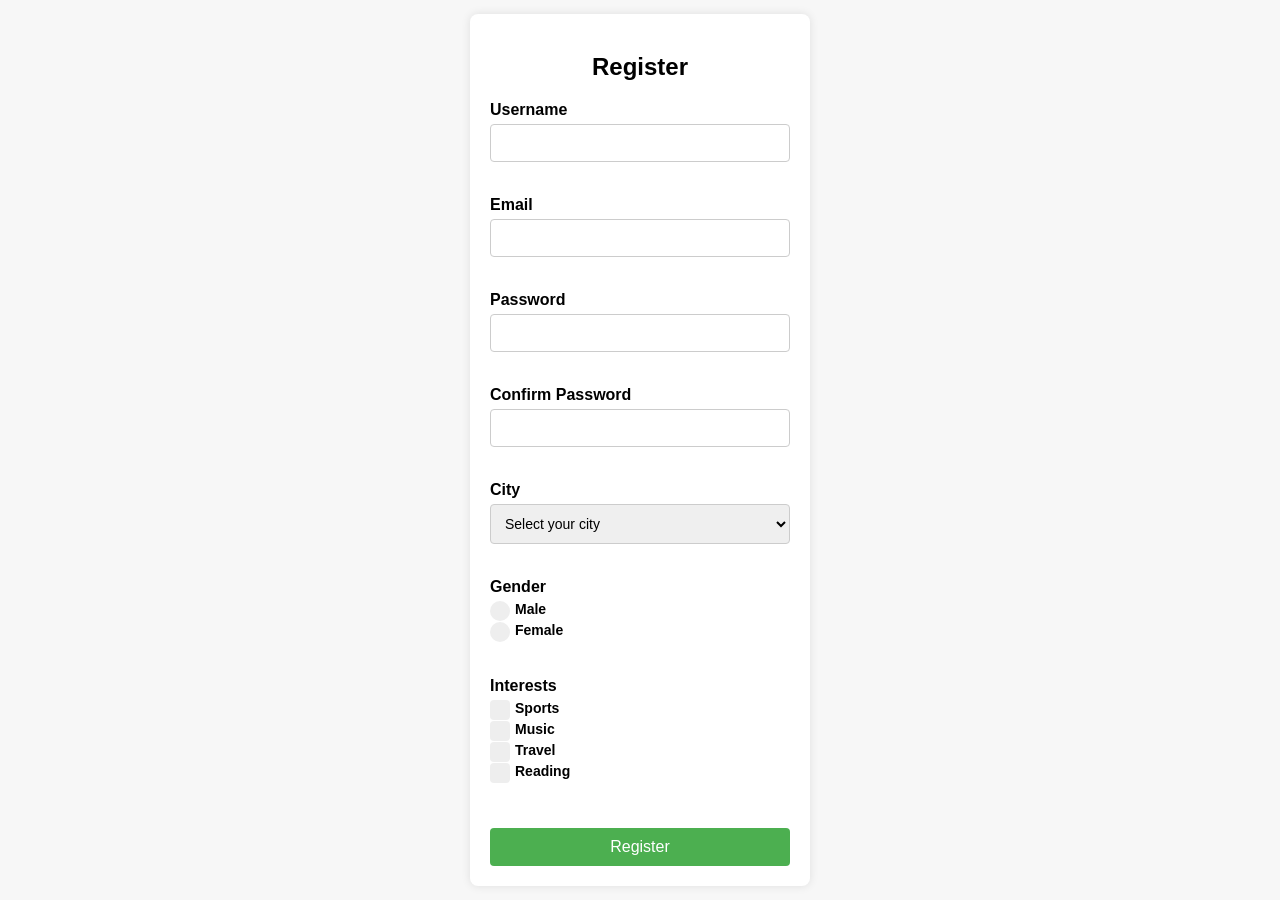
<file: New folder/index.html>
<!DOCTYPE html>
<html lang="en">
<head>
    <meta charset="UTF-8">
    <meta name="viewport" content="width=device-width, initial-scale=1.0">
    <title>Register</title>
    <link rel="stylesheet" href="styles.css">
</head>
<body>
    <div class="container">
        <form class="register-form" action="#" method="post">
            <h2>Register</h2>

            <label for="username">Username</label>
            <input type="text" id="username" name="username" required>
            <span class="error" id="username-error"></span>

            <label for="email">Email</label>
            <input type="email" id="email" name="email" required>
            <span class="error" id="email-error"></span>

            <label for="password">Password</label>
            <input type="password" id="password" name="password" required>
            <span class="error" id="password-error"></span>

            <label for="confirm-password">Confirm Password</label>
            <input type="password" id="confirm-password" name="confirm-password" required>
            <span class="error" id="confirm-password-error"></span>

            <label for="city">City</label>
            <select id="city" name="city" required>
                <option value="">Select your city</option>
                <option value="tehran">Tehran</option>
                <option value="mashhad">Mashhad</option>
                <option value="isfahan">Isfahan</option>
                <option value="shiraz">Shiraz</option>
                <option value="tabriz">Tabriz</option>
            </select>
            <span class="error" id="city-error"></span>

            <label>Gender</label>
            <div class="radio-group">
                <label class="radio-container">Male
                    <input type="radio" name="gender" value="male" required>
                    <span class="checkmark"></span>
                </label>
                <label class="radio-container">Female
                    <input type="radio" name="gender" value="female" required>
                    <span class="checkmark"></span>
                </label>
            </div>
            <span class="error" id="gender-error"></span>

            <label>Interests</label>
            <div class="checkbox-group">
                <label class="checkbox-container">Sports
                    <input type="checkbox" name="interests" value="sports">
                    <span class="checkmark"></span>
                </label>
                <label class="checkbox-container">Music
                    <input type="checkbox" name="interests" value="music">
                    <span class="checkmark"></span>
                </label>
                <label class="checkbox-container">Travel
                    <input type="checkbox" name="interests" value="travel">
                    <span class="checkmark"></span>
                </label>
                <label class="checkbox-container">Reading
                    <input type="checkbox" name="interests" value="reading">
                    <span class="checkmark"></span>
                </label>
            </div>
            <span class="error" id="interests-error"></span>

            <button type="submit">Register</button>
        </form>
    </div>
</body>
</html>
</file>
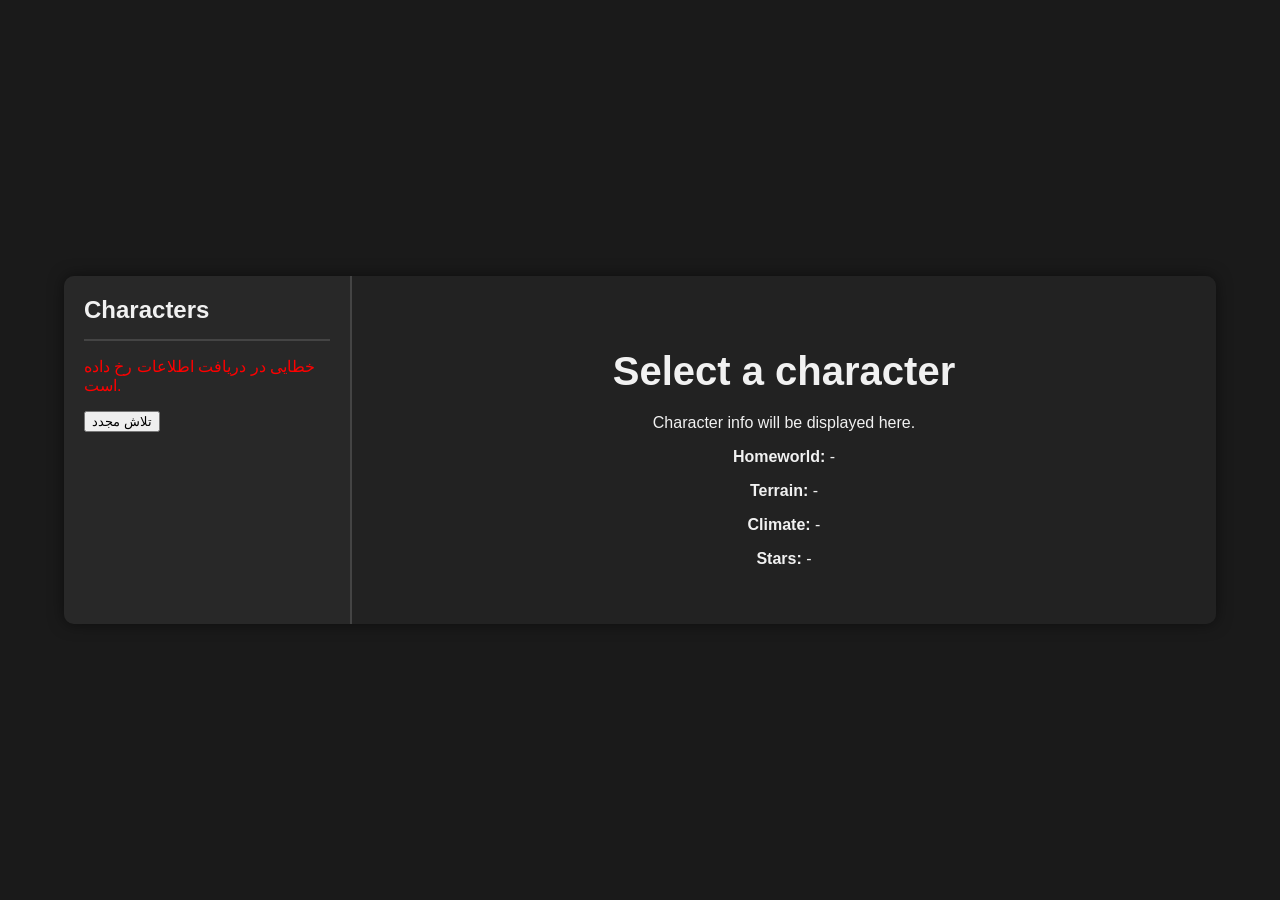
<file: hw8/hw8/index.html>
<!DOCTYPE html>
<html lang="en">
  <head>
    <meta charset="UTF-8" />
    <meta name="viewport" content="width=device-width, initial-scale=1.0" />
    <title>Star Wars Characters</title>
    <link rel="stylesheet" href="style.css" />
  </head>
  <body>
    <div class="container">
      <div class="sidebar">
        <h2 class="sidebar-title">Characters</h2>
        <ul id="character-list">
          <li>
            <span class="skin-circle" style="background-color: #ffcc99"></span>
            Luke Skywalker
          </li>
          <li>
            <span class="skin-circle" style="background-color: #ffcc99"></span>
            Leia Organa
          </li>
          <li>
            <span class="skin-circle" style="background-color: #ffcc99"></span>
            Han Solo
          </li>

          <!-- Add more characters here -->
        </ul>
      </div>
      <div class="content">
        <div id="character-info">
          <h2>Select a character</h2>
          <p>Character info will be displayed here.</p>
          <p><strong>Homeworld:</strong> -</p>
          <p><strong>Terrain:</strong> -</p>
          <p><strong>Climate:</strong> -</p>
          <p><strong>Stars:</strong> -</p>
        </div>
      </div>
    </div>
    
  </body>
  
  <script src="./hw8.js"></script>
</html>
</file>
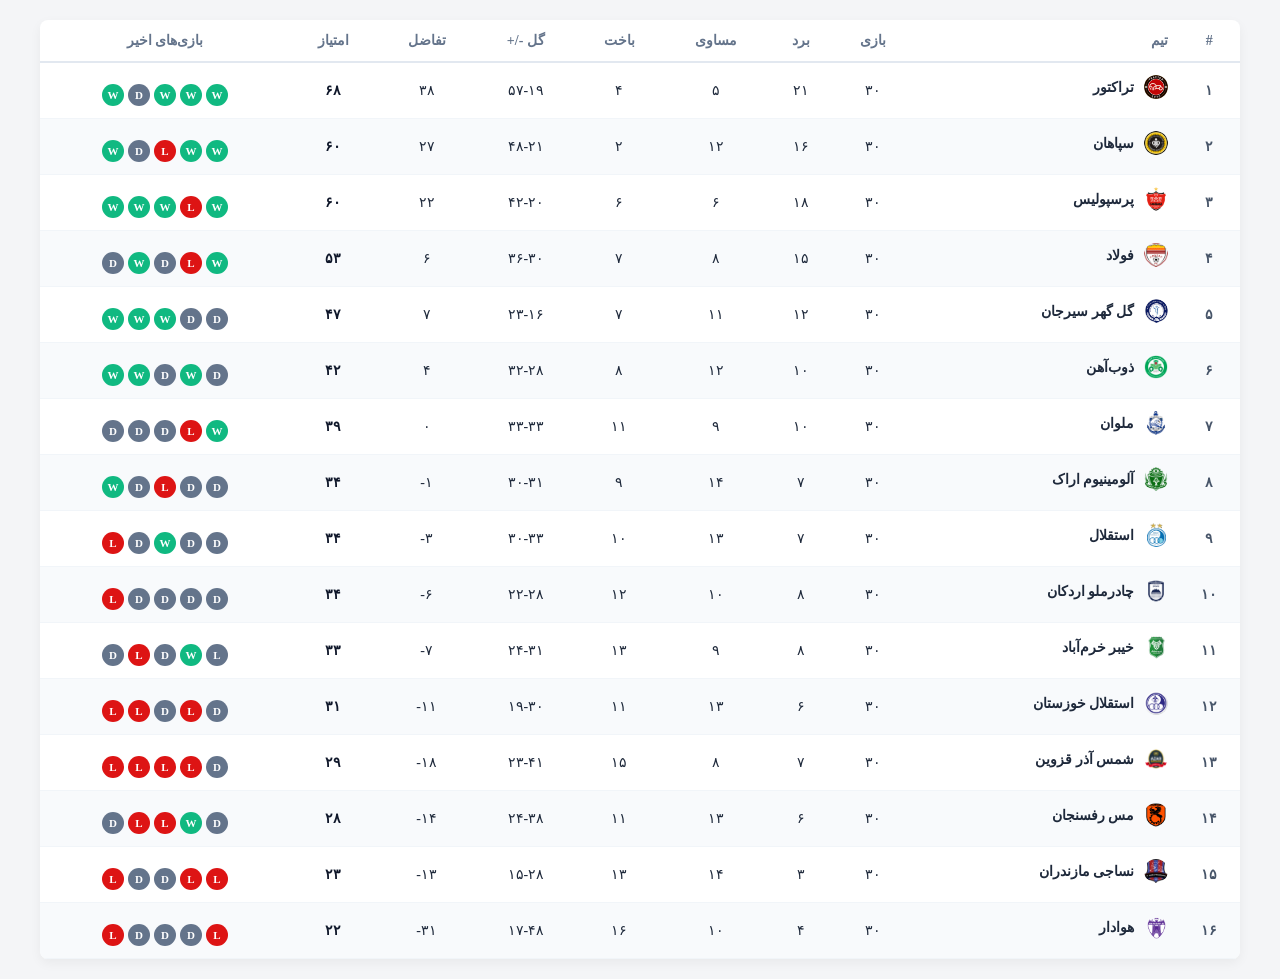
<file: hw5/homework5/homework5.html>
<!DOCTYPE html>
<html lang="en">
<head>
    <meta charset="UTF-8">
    <meta name="viewport" content="width=device-width, initial-scale=1.0">
    <title>جدول لیگ برتر ایران (خلیج فارس) ۱۴۰۳-۱۴۰۴</title>
    <link rel="stylesheet" href="./homework.css">
    <!-- <script href="./homework.js" defer></script> -->


</head>
<body>
    <div class="table-container">
    <table class="league-table">
      <thead>
        <tr>
          <th>#</th>
          <th class="text-right">تیم</th>
          <th>بازی</th>
          <th>برد</th>
          <th>مساوی</th>
          <th>باخت</th>
          <th>گل -/+</th>
          <th>تفاضل</th>
          <th>امتیاز</th>
          <th>بازی‌های اخیر</th>
        </tr>
      </thead>
      <tbody>
        <!-- ردیف اول: تراکتور -->
        <tr>
          <td class="rank">۱</td>
          <td class="team">
            <img src="./logo/Tractor_Logo.png" alt="تراکتور" class="team-logo">
            <span class="team-name">تراکتور</span>
          </td>
          <td>۳۰</td>
          <td>۲۱</td>
          <td>۵</td>
          <td>۴</td>
          <td>۵۷-۱۹</td>
          <td>۳۸</td>
          <td class="points">۶۸</td>
          <td class="recent-form">
            <a title="(3-1) استقلال خوزستان" href="/football/match/416005/بازی-استقلال-خوزستان"><span class="badge win">W</span></a>
            <a title="(3-3) نساجی مازندران" href="/football/match/415997/بازی-نساجی-مازندران"><span class="badge draw">D</span></a>
            <a title="(4-0) شمس آذر قزوین" href="/football/match/415987/بازی-شمس-آذر-قزوین"><span class="badge win">W</span></a>
            <a title="(2-1) فولاد" href="/football/match/415942/بازی-فولاد"><span class="badge win">W</span></a>
            <a title="(3-0) ملوان" href="/football/match/415981/بازی-ملوان"><span class="badge win">W</span></a>
          </td>
        </tr>

        <!-- ردیف دوم: سپاهان -->
        <tr>
          <td class="rank">۲</td>
          <td class="team">
            <img src="./logo/Sepahan_New_Logo.svg.webp" alt="سپاهان" class="team-logo">
            <span class="team-name">سپاهان</span>
          </td>
          <td>۳۰</td>
          <td>۱۶</td>
          <td>۱۲</td>
          <td>۲</td>
          <td>۴۸-۲۱</td>
          <td>۲۷</td>
          <td class="points">۶۰</td>
          <td class="recent-form">
            <a title=" (3-1) استقلال" href="/football/match/416006/بازی-استقلال"><span class="badge win">W</span></a>
            <a title=" (1-1) هوادار" href="/football/match/415998/بازی-هوادار"><span class="badge draw">D</span></a>
            <a title=" (1-2) گل گهر سیرجان" href="/football/match/415988/بازی-گل-گهر-سیرجان"><span class="badge loss">L</span></a>
            <a title=" (2-0) پرسپولیس" href="/football/match/415980/بازی-پرسپولیس"><span class="badge win">W</span></a>
            <a title=" (1-0) مس رفسنجان" href="/football/match/415974/بازی-مس-رفسنجان"><span class="badge win">W</span></a>
          </td>
        </tr>

        <!-- ردیف سوم: پرسپولیس -->
        <tr>
          <td class="rank">۳</td>
          <td class="team">
            <img src="./logo/250px-FC_Persepolis_Official_Logo.svg.png" alt="پرسپولیس" class="team-logo">
            <span class="team-name">پرسپولیس</span>
          </td>
          <td>۳۰</td>
          <td>۱۸</td>
          <td>۶</td>
          <td>۶</td>
          <td>۴۲-۲۰</td>
          <td>۲۲</td>
          <td class="points">۶۰</td>
          <td class="recent-form">
            <a title=" (2-0) هوادار" href="/football/match/416000/بازی-هوادار"><span class="badge win">W</span></a>
            <a title=" (2-1) خیبر خرم آباد" href="/football/match/415995/بازی-خیبر-خرم-آباد"><span class="badge win">W</span></a>
            <a title=" (3-0) مس رفسنجان" href="/football/match/415990/بازی-مس-رفسنجان"><span class="badge win">W</span></a>
            <a title=" (0-2) سپاهان" href="/football/match/415980/بازی-سپاهان"><span class="badge loss">L</span></a>
            <a title=" (1-0) نساجی مازندران" href="/football/match/415972/بازی-نساجی-مازندران"><span class="badge win">W</span></a>
          </td>
        </tr>

        <!-- ردیف چهارم: فولاد -->
        <tr>
          <td class="rank">۴</td>
          <td class="team">
            <img src="./logo/FooladFC.svg.webp" alt="فولاد" class="team-logo">
            <span class="team-name">فولاد</span>
          </td>
          <td>۳۰</td>
          <td>۱۵</td>
          <td>۸</td>
          <td>۷</td>
          <td>۳۶-۳۰</td>
          <td>۶</td>
          <td class="points">۵۳</td>
          <td class="recent-form">
            <a title=" (1-0) شمس آذر قزوین" href="/football/match/415977/بازی-شمس-آذر-قزوین"><span class="badge draw">D</span></a>
            <a title=" (1-2) تراکتور" href="/football/match/415942/بازی-تراکتور"><span class="badge win">W</span></a>
            <a title=" (1-1) چادرملو اردکان" href="/football/match/415984/بازی-چادرملو-اردکان"><span class="badge draw">D</span></a>
            <a title=" (2-1) استقلال خوزستان" href="/football/match/415991/بازی-استقلال-خوزستان"><span class="badge loss">L</span></a>
            <a title=" (1-1) ملوان" href="/football/match/416004/بازی-ملوان"><span class="badge win">W</span></a>
          </td>
        </tr>

        <!-- ردیف پنجم: گل گهر سیرجان -->
        <tr>
          <td class="rank">۵</td>
          <td class="team">
            <img src="./logo/GOL_GOHAR.png" alt="فولاد" class="team-logo">
            <span class="team-name">گل گهر سیرجان</span>
          </td>
          <td>۳۰</td>
          <td>۱۲</td>
          <td>۱۱</td>
          <td>۷</td>
          <td>۲۳-۱۶</td>
          <td>۷</td>
          <td class="points">۴۷</td>
          <td class="recent-form">
            <a title=" (1-0) چادرملو اردکان" href="/football/match/415999/بازی-چادرملو-اردکان"><span class="badge win">W</span></a>
            <a title=" (1-0) شمس آذر قزوین" href="/football/match/415994/بازی-شمس-آذر-قزوین"><span class="badge win">W</span></a>
            <a title=" (2-1) سپاهان" href="/football/match/415988/بازی-سپاهان"><span class="badge win">W</span></a>
            <a title=" (1-1) استقلال" href="/football/match/415988/بازی-سپاهان"><span class="badge draw">D</span></a>
            <a title=" (0-0) آلومینیوم اراک" href="/football/match/415969/بازی-آلومینیوم-اراک"><span class="badge draw">D</span></a>
          </td>
        </tr>

        <!-- ردیف ششم: ذوب‌آهن -->
        <tr>
          <td class="rank">۶</td>
          <td class="team">
            <img src="./logo/Zob_Ahan_FC_Logo.svg.webp" alt="ذوب‌آهن" class="team-logo">
            <span class="team-name">ذوب‌آهن</span>
          </td>
          <td>۳۰</td>
          <td>۱۰</td>
          <td>۱۲</td>
          <td>۸</td>
          <td>۳۲-۲۸</td>
          <td>۴</td>
          <td class="points">۴۲</td>
          <td class="recent-form">
            <a title=" (3-0) نساجی مازندران" href="/football/match/416001/بازی-نساجی-مازندران"><span class="badge win">W</span></a>
            <a title=" (2-1) مس رفسنجان" href="/football/match/415993/بازی-مس-رفسنجان"><span class="badge win">W</span></a>
            <a title=" (3-3) ملوان" href="/football/match/415989/بازی-ملوان"><span class="badge draw">D</span></a>
            <a title=" (1-0) استقلال خوزستان" href="/football/match/415976/بازی-استقلال-خوزستان"><span class="badge win">W</span></a>
            <a title=" (1-1) شمس آذر قزوین" href="/football/match/415967/بازی-شمس-آذر-قزوین"><span class="badge draw">D</span></a>
          </td>
        </tr>

        <!-- ردیف هفتم: ملوان -->
        <tr>
          <td class="rank">۷</td>
          <td class="team">
            <img src="./logo/Malavan_Logo.svg.webp" alt="ملوان" class="team-logo">
            <span class="team-name">ملوان</span>
          </td>
          <td>۳۰</td>
          <td>۱۰</td>
          <td>۹</td>
          <td>۱۱</td>
          <td>۳۳-۳۳</td>
          <td>۰</td>
          <td class="points">۳۹</td>
          <td class="recent-form">
            <a title=" (1-1) فولاد" href="/football/match/416004/بازی-فولاد"><span class="badge draw">D</span></a>
            <a title=" (1-1) آلومینیوم اراک" href="/football/match/415996/بازی-آلومینیوم-اراک"><span class="badge draw">D</span></a>
            <a title=" (3-3) ذوب آهن" href="/football/match/415989/بازی-ذوب-آهن"><span class="badge draw">D</span></a>
            <a title=" (0-3) تراکتور" href="/football/match/415981/بازی-تراکتور"><span class="badge loss">L</span></a>
            <a title=" (3-0) خیبر خرم آباد" href="/football/match/415970/بازی-خیبر-خرم-آباد"><span class="badge win">W</span></a>
          </td>
        </tr>

        <!-- ردیف هشتم: آلومینیوم اراک -->
        <tr>
          <td class="rank">۸</td>
          <td class="team">
            <img src="./logo/Aluminium_Arak_Logo.svg.webp" alt="ملوان" class="team-logo">
            <span class="team-name">آلومینیوم اراک</span>
          </td>
          <td>۳۰</td>
          <td>۷</td>
          <td>۱۴</td>
          <td>۹</td>
          <td>۳۰-۳۱</td>
          <td>۱-</td>
          <td class="points">۳۴</td>
          <td class="recent-form">
            <a title=" (3-1) شمس آذر قزوین" href="/football/match/416003/بازی-شمس-آذر-قزوین"><span class="badge win">W</span></a>
            <a title=" (1-1) ملوان" href="/football/match/415996/بازی-ملوان"><span class="badge draw">D</span></a>
            <a title=" (1-5) استقلال" href="/football/match/415986/بازی-استقلال"><span class="badge loss">L</span></a>
            <a title=" (0-0) چادرملو اردکان" href="/football/match/415975/بازی-چادرملو-اردکان"><span class="badge draw">D</span></a>
            <a title=" (0-0) گل گهر سیرجان" href="/football/match/415969/بازی-گل-گهر-سیرجان"><span class="badge draw">D</span></a>
          </td>
        </tr>

        <!-- ردیف نهم: استقلال  -->
        <tr>
          <td class="rank">۹</td>
          <td class="team">
            <img src="./logo/steghlal.png" alt="استقلال" class="team-logo">
            <span class="team-name">استقلال</span>
          </td>
          <td>۳۰</td>
          <td>۷</td>
          <td>۱۳</td>
          <td>۱۰</td>
          <td>۳۰-۳۳</td>
          <td>۳-</td>
          <td class="points">۳۴</td>
          <td class="recent-form">
            <a title=" (1-3) سپاهان" href="/football/match/416006/بازی-سپاهان"><span class="badge loss">L</span></a>
            <a title=" (0-0) چادرملو اردکان" href="/football/match/415992/بازی-چادرملو-اردکان"><span class="badge draw">D</span></a>
            <a title=" (5-1) آلومینیوم اراک" href="/football/match/415986/بازی-آلومینیوم-اراک"><span class="badge win">W</span></a>
            <a title=" (2-2) هوادار" href="/football/match/415941/بازی-هوادار"><span class="badge draw">D</span></a>
            <a title=" (1-1) گل گهر سیرجان" href="/football/match/415982/بازی-گل-گهر-سیرجان"><span class="badge draw">D</span></a>
          </td>
        </tr>

        <!-- ردیف دهم: چادرملو اردکان  -->
        <tr>
          <td class="rank">۱۰</td>
          <td class="team">
            <img src="./logo/SC_Chadormalu_Logo.png" alt="چادرملو اردکان" class="team-logo">
            <span class="team-name">چادرملو اردکان</span>
          </td>
          <td>۳۰</td>
          <td>۸</td>
          <td>۱۰</td>
          <td>۱۲</td>
          <td>۲۲-۲۸</td>
          <td>۶-</td>
          <td class="points">۳۴</td>
          <td class="recent-form">
            <a title=" (0-1) گل گهر سیرجان" href="/football/match/415992/بازی-استقلال"><span class="badge loss">L</span></a>
            <a title=" (0-0) استقلال" href="/football/match/415992/بازی-استقلال"><span class="badge draw">D</span></a>
            <a title=" (1-1) فولاد" href="/football/match/415984/بازی-فولاد"><span class="badge draw">D</span></a>
            <a title=" (0-0) آلومینیوم اراک" href="/football/match/415975/بازی-آلومینیوم-اراک"><span class="badge draw">D</span></a>
            <a title=" (2-2) تراکتور" href="/football/match/415971/بازی-تراکتور"><span class="badge draw">D</span></a>
          </td>
        </tr>

        <!-- ردیف یازدهم: خیبر خرم‌آباد -->
        <tr>
          <td class="rank">۱۱</td>
          <td class="team">
            <img src="./logo/KHEYBAR.jpg" alt=" خیبر خرم‌آباد" class="team-logo">
            <span class="team-name"> خیبر خرم‌آباد</span>
          </td>
          <td>۳۰</td>
          <td>۸</td>
          <td>۹</td>
          <td>۱۳</td>
          <td>۲۴-۳۱</td>
          <td>۷-</td>
          <td class="points">۳۳</td>
          <td class="recent-form">
            <a title=" (0-0) مس رفسنجان" href="/football/match/416002/بازی-مس-رفسنجان"><span class="badge draw">D</span></a>
            <a title=" (1-2) پرسپولیس" href="/football/match/415995/بازی-پرسپولیس"><span class="badge loss">L</span></a>
            <a title=" (0-0) استقلال خوزستان" href="/football/match/415983/بازی-استقلال-خوزستان"><span class="badge draw">D</span></a>
            <a title=" (1-0) نساجی مازندران" href="/football/match/415979/بازی-نساجی-مازندران"><span class="badge win">W</span></a>
            <a title=" (0-3) ملوان" href="/football/match/415970/بازی-ملوان"><span class="badge draw">L</span></a>
          </td>
        </tr>

        <!-- ردیف دوازدهم: استقلال خوزستان  -->
        <tr>
          <td class="rank">۱۲</td>
          <td class="team">
            <img src="./logo/Esteghlal_Khuzestan_FC_logo.png" alt="استقلال خوزستان" class="team-logo">
            <span class="team-name">استقلال خوزستان</span>
          </td>
          <td>۳۰</td>
          <td>۶</td>
          <td>۱۳</td>
          <td>۱۱</td>
          <td>۱۹-۳۰</td>
          <td>۱۱-</td>
          <td class="points">۳۱</td>
          <td class="recent-form">
            <a title=" (1-3) تراکتور" href="/football/match/416005/بازی-تراکتور"><span class="badge loss">L</span></a>
            <a title=" (1-2) فولاد" href="/football/match/415991/بازی-فولاد"><span class="badge loss">L</span></a>
            <a title=" (0-0) خیبر خرم آباد" href="/football/match/415983/بازی-خیبر-خرم-آباد"><span class="badge draw">D</span></a>
            <a title=" (0-1) ذوب آهن" href="/football/match/415976/بازی-ذوب-آهن"><span class="badge loss">L</span></a>
            <a title=" (1-1) هوادار" href="/football/match/415968/بازی-هوادار"><span class="badge draw">D</span></a>
          </td>
        </tr>

        <!-- ردیف سیزدهم: شمس آذر قزوین  -->
        <tr>
          <td class="rank">۱۳</td>
          <td class="team">
            <img src="./logo/Shams_Azar_F.C._Logo.png" alt="شمس آذر قزوین" class="team-logo">
            <span class="team-name">شمس آذر قزوین</span>
          </td>
          <td>۳۰</td>
          <td>۷</td>
          <td>۸</td>
          <td>۱۵</td>
          <td>۲۳-۴۱</td>
          <td>۱۸-</td>
          <td class="points">۲۹</td>
          <td class="recent-form">
            <a title=" (1-3) آلومینیوم اراک" href="/football/match/416003/بازی-آلومینیوم-اراک"><span class="badge loss">L</span></a>
            <a title=" (0-1) گل گهر سیرجان" href="/football/match/415994/بازی-گل-گهر-سیرجان"><span class="badge loss">L</span></a>
            <a title=" (0-4) تراکتور" href="/football/match/415987/بازی-تراکتور"><span class="badge loss">L</span></a>
            <a title=" (0-1) فولاد" href="/football/match/415977/بازی-فولاد"><span class="badge loss">L</span></a>
            <a title=" (1-1) ذوب آهن" href="/football/match/415967/بازی-ذوب-آهن"><span class="badge draw">D</span></a>
          </td>
        </tr>


        <!-- ردیف چهاردهم: مس رفسنجان -->
        <tr>
          <td class="rank">۱۴</td>
          <td class="team">
            <img src="./logo/Mes_Rafsanjan_Logo.svg.webp" alt="مس رفسنجان" class="team-logo">
            <span class="team-name">مس رفسنجان</span>
          </td>
          <td>۳۰</td>
          <td>۶</td>
          <td>۱۳</td>
          <td>۱۱</td>
          <td>۲۴-۳۸</td>
          <td>۱۴-</td>
          <td class="points">۲۸</td>
          <td class="recent-form">
            <a title=" (0-0) خیبر خرم آباد" href="/football/match/416002/بازی-خیبر-خرم-آباد"><span class="badge draw">D</span></a>
            <a title=" (1-2) ذوب آهن" href="/football/match/415993/بازی-ذوب-آهن"><span class="badge loss">L</span></a>
            <a title=" (0-3) پرسپولیس" href="/football/match/415990/بازی-پرسپولیس"><span class="badge loss">L</span></a>
            <a title=" (4-0) هوادار" href="/football/match/415978/بازی-هوادار"><span class="badge win">W</span></a>
            <a title=" (0-1) سپاهان" href="/football/match/415974/بازی-سپاهان"><span class="badge draw">D</span></a>
          </td>
        </tr>

        <!-- ردیف پانزدهم: نساجی مازندران   -->
        <tr>
          <td class="rank">۱۵</td>
          <td class="team">
            <img src="./logo/Nassaji_2018_logo.svg.webp" alt="نساجی مازندران" class="team-logo">
            <span class="team-name">نساجی مازندران</span>
          </td>
          <td>۳۰</td>
          <td>۳</td>
          <td>۱۴</td>
          <td>۱۳</td>
          <td>۱۵-۲۸</td>
          <td>۱۳-</td>
          <td class="points">۲۳</td>
          <td class="recent-form">
            <a title=" (0-3) ذوب آهن" href="/football/match/416001/بازی-ذوب-آهن"><span class="badge loss">L</span></a>
            <a title=" (3-3) تراکتور" href="/football/match/415997/بازی-تراکتور"><span class="badge draw">D</span></a>
            <a title=" (0-0) هوادار" href="/football/match/415985/بازی-هوادار"><span class="badge draw">D</span></a>
            <a title=" (0-1) خیبر خرم آباد" href="/football/match/415979/بازی-خیبر-خرم-آباد"><span class="badge loss">L</span></a>
            <a title=" (0-1) پرسپولیس" href="/football/match/415972/بازی-پرسپولیس"><span class="badge loss">L</span></a>
          </td>
        </tr>

        <!-- ردیف شانزدهم: هوادار -->
        <tr>
          <td class="rank">۱۶</td>
          <td class="team">
            <img src="./logo/Havadar_logo.png" alt="هوادار" class="team-logo">
            <span class="team-name">هوادار</span>
          </td>
          <td>۳۰</td>
          <td>۴</td>
          <td>۱۰</td>
          <td>۱۶</td>
          <td>۱۷-۴۸</td>
          <td>۳۱-</td>
          <td class="points">۲۲</td>
          <td class="recent-form">
            <a title=" (0-2) پرسپولیس" href="/football/match/416000/بازی-پرسپولیس"><span class="badge loss">L</span></a>
            <a title=" (1-1) سپاهان" href="/football/match/415998/بازی-سپاهان"><span class="badge draw">D</span></a>
            <a title=" (0-0) نساجی مازندران" href="/football/match/415985/بازی-نساجی-مازندران"><span class="badge draw">D</span></a>
            <a title=" (2-2) استقلال" href="/football/match/415941/بازی-استقلال"><span class="badge draw">D</span></a>
            <a title=" (0-4) مس رفسنجان" href="/football/match/415978/بازی-مس-رفسنجان"><span class="badge loss">L</span></a>
          </td>
        </tr>

      </tbody>
    </table>
  </div>
    
</body>
</html>
</file>
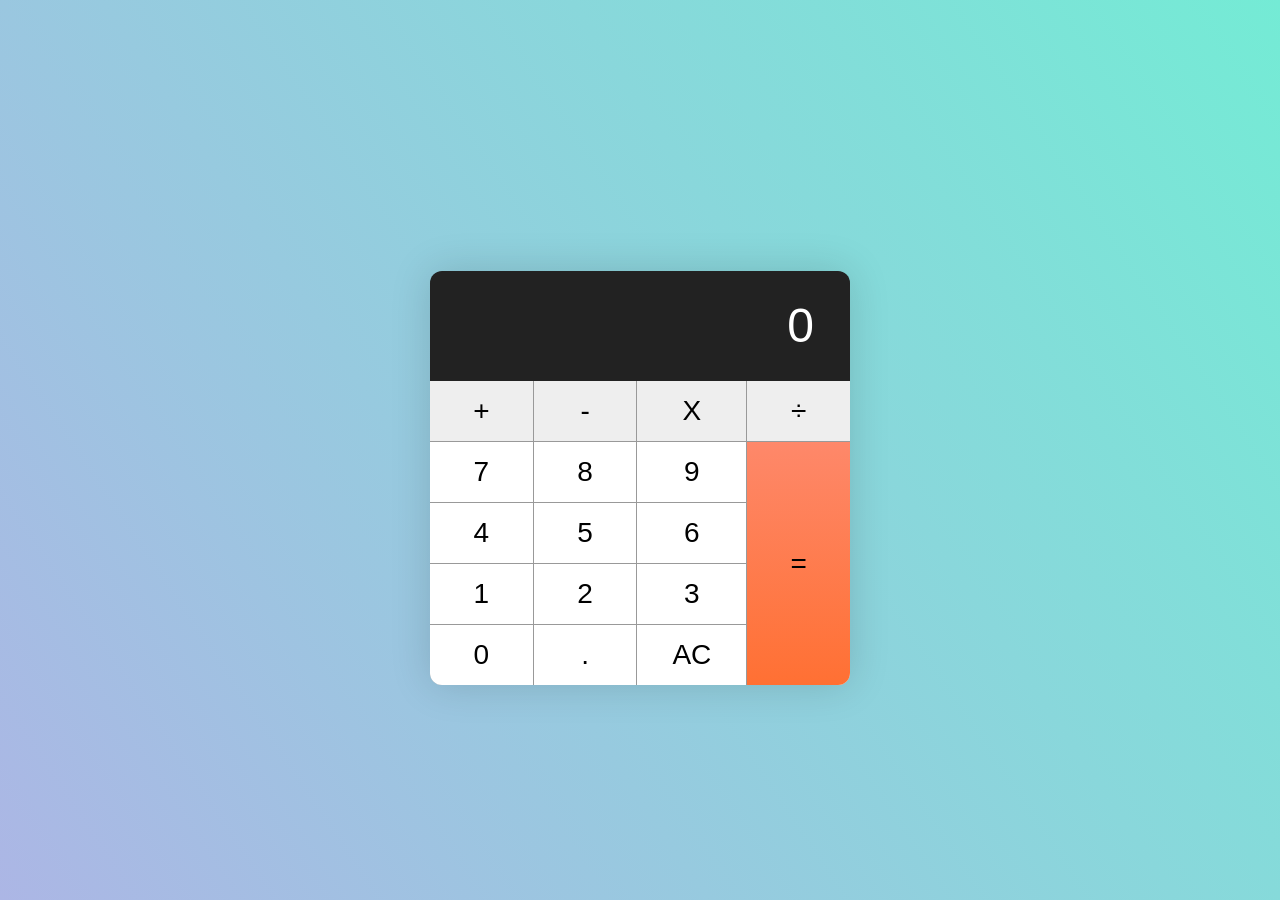
<file: hw6/homework6/homework6.html>
<!DOCTYPE html>
<html lang="en">
<head>
    <meta charset="UTF-8">
    <meta name="viewport" content="width=device-width, initial-scale=1.0">
    <title>تکلیف ششم </title>
    <script src="./homework6.js"></script>
    <link rel="stylesheet" href="./homework6.css">
</head>
<body>
    <div class="container">
        <div class="calculator">
            <div class="calculator__display">0</div>
            <div class="calculator__keys">
                <button class="key--operator" data-action="add">+</button>
                <button class="key--operator" data-action="subtract">-</button>
                <button class="key--operator" data-action="multiply">X</button>
                <button class="key--operator" data-action="divide">÷</button>
                <button>7</button>
                <button>8</button>
                <button>9</button>
                <button>4</button>
                <button>5</button>
                <button>6</button>
                <button>1</button>
                <button>2</button>
                <button>3</button>
                <button>0</button>
                <button data-action="decimal">.</button>
                <button data-action="clear">AC</button>
                <button class="key--equal" data-action="calculate">=</button>
            </div>
        </div>
    </div>
    
</body>
</html>
</file>
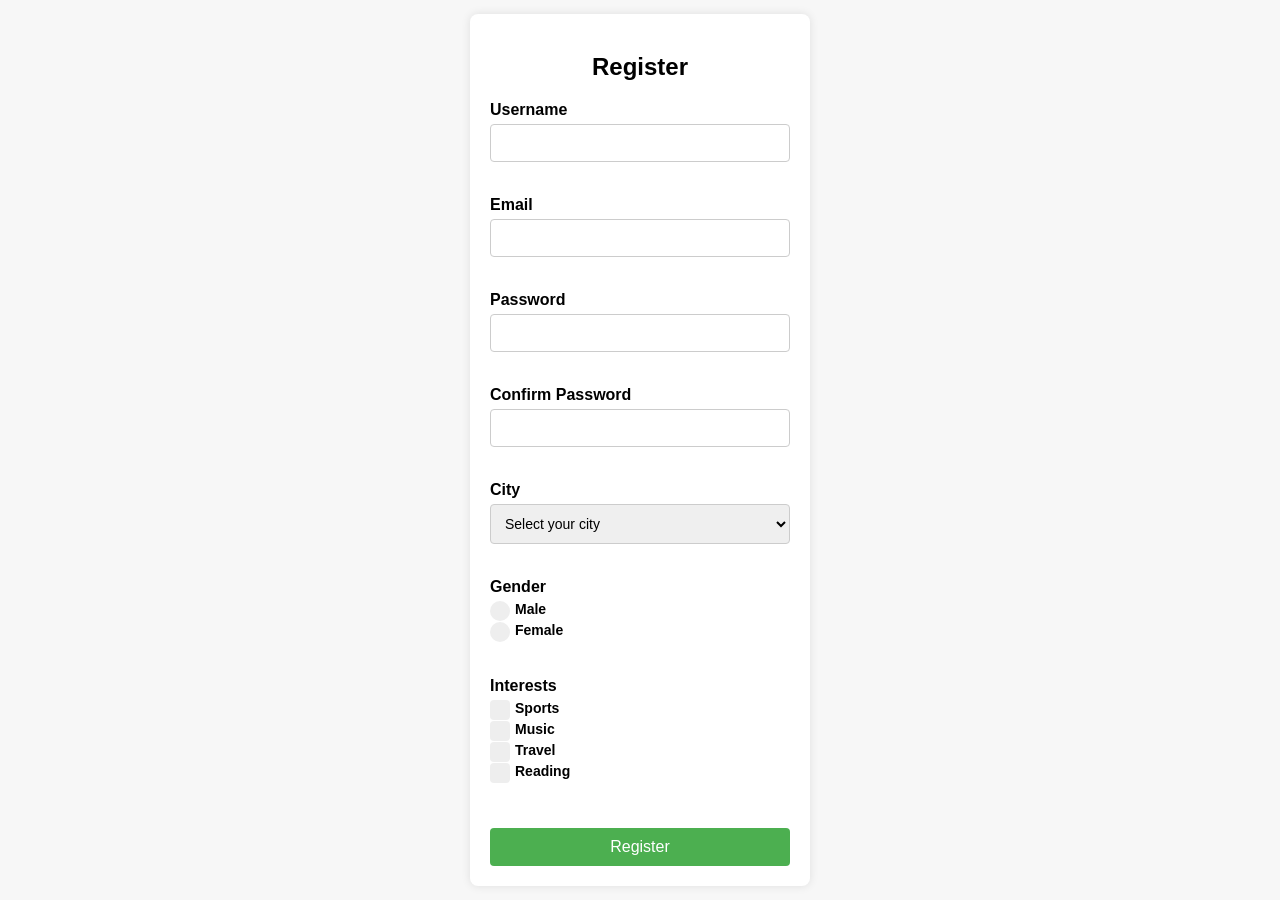
<file: hw7/hw7/homework7.html>
<!DOCTYPE html>
<html lang="en">
<head>
    <meta charset="UTF-8">
    <meta name="viewport" content="width=device-width, initial-scale=1.0">
    <title>Registered - abolfazl seddighi</title>
    <link rel="stylesheet" href="./homework7.css">
    <script src="./homework7.js"></script>


</head>
<body>

    <div class="container">
        <form class="register-form" action="#" method="post">
            <h2>Register</h2>

            <label for="username">Username</label>
            <input type="text" id="username" name="username" required>
            <span class="error" id="username-error"></span>

            <label for="email">Email</label>
            <input type="email" id="email" name="email" required>
            <span class="error" id="email-error"></span>

            <label for="password">Password</label>
            <input type="password" id="password" name="password" required>
            <span class="error" id="password-error"></span>

            <label for="confirm-password">Confirm Password</label>
            <input type="password" id="confirm-password" name="confirm-password" required>
            <span class="error" id="confirm-password-error"></span>

            <label for="city">City</label>
            <select id="city" name="city" required>
                <option value="">Select your city</option>
                <option value="tehran">Tehran</option>
                <option value="mashhad">Mashhad</option>
                <option value="isfahan">Isfahan</option>
                <option value="shiraz">Shiraz</option>
                <option value="tabriz">Tabriz</option>
            </select>
            <span class="error" id="city-error"></span>

            <label>Gender</label>
            <div class="radio-group">
                <label class="radio-container">Male
                    <input type="radio" name="gender" value="male" required>
                    <span class="checkmark"></span>
                </label>
                <label class="radio-container">Female
                    <input type="radio" name="gender" value="female" required>
                    <span class="checkmark"></span>
                </label>
            </div>
            <span class="error" id="gender-error"></span>

            <label>Interests</label>
            <div class="checkbox-group">
                <label class="checkbox-container">Sports
                    <input type="checkbox" name="interests" value="sports">
                    <span class="checkmark"></span>
                </label>
                <label class="checkbox-container">Music
                    <input type="checkbox" name="interests" value="music">
                    <span class="checkmark"></span>
                </label>
                <label class="checkbox-container">Travel
                    <input type="checkbox" name="interests" value="travel">
                    <span class="checkmark"></span>
                </label>
                <label class="checkbox-container">Reading
                    <input type="checkbox" name="interests" value="reading">
                    <span class="checkmark"></span>
                </label>
            </div>
            <span class="error" id="interests-error"></span>

            <button type="submit">Register</button>
        </form>
    </div>

</body>
</html>
</file>
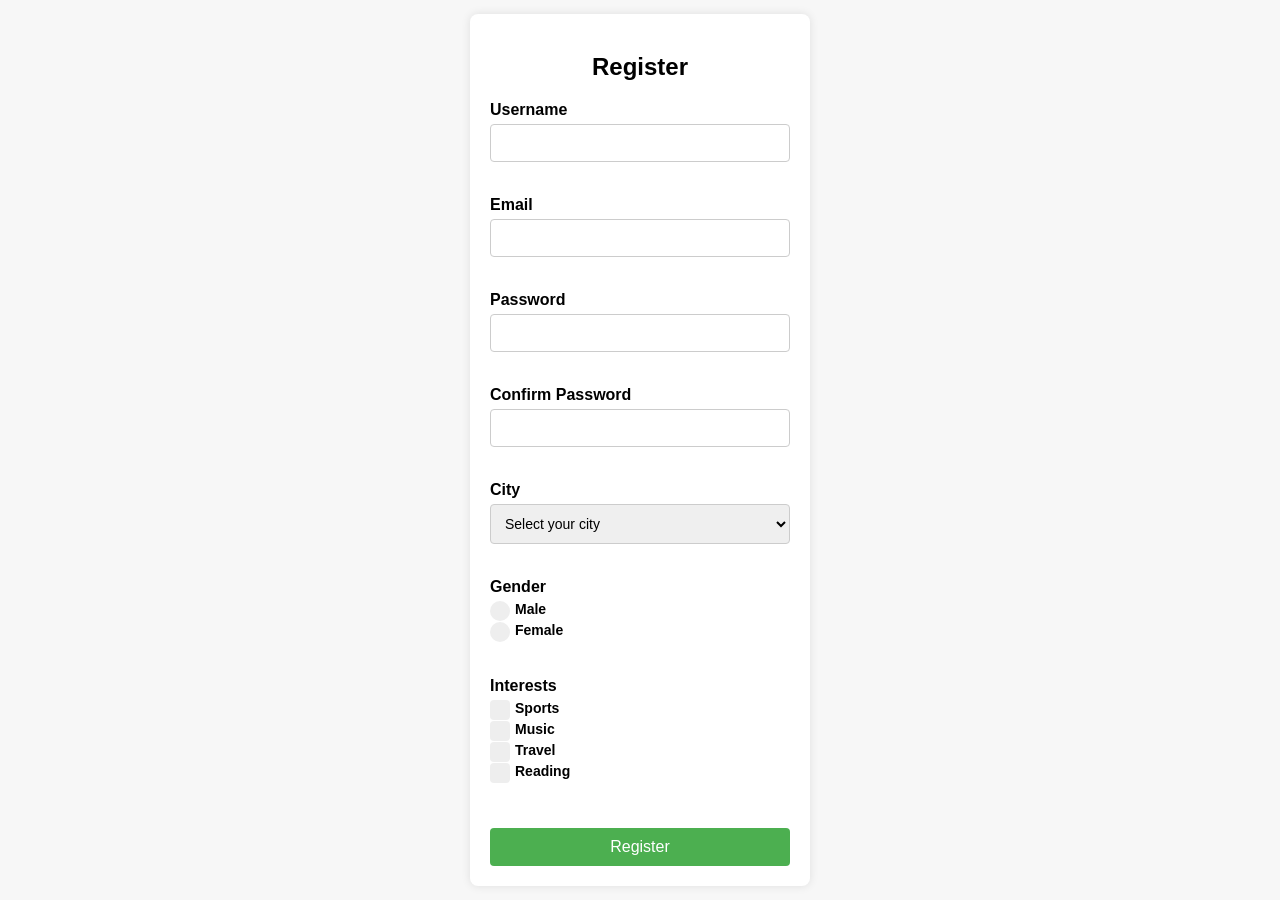
<file: hw7/sahab/sahab7.html>
<!DOCTYPE html>
<html lang="en">
<head>
    <meta charset="UTF-8">
    <meta name="viewport" content="width=device-width, initial-scale=1.0">
    <title>sahab 7</title>
    
    <link rel="stylesheet" href="./sahab7.css">
</head>
<body>
    
    <div class="container">
        <form class="register-form" action="#" method="post">
            <h2>Register</h2>

            <label for="username">Username</label>
            <input type="text" id="username" name="username" required>
            <span class="error" id="username-error"></span>

            <label for="email">Email</label>
            <input type="email" id="email" name="email" required>
            <span class="error" id="email-error"></span>

            <label for="password">Password</label>
            <input type="password" id="password" name="password" required>
            <span class="error" id="password-error"></span>

            <label for="confirm-password">Confirm Password</label>
            <input type="password" id="confirm-password" name="confirm-password" required>
            <span class="error" id="confirm-password-error"></span>

            <label for="city">City</label>
            <select id="city" name="city" required>
                <option value="">Select your city</option>
                <option value="tehran">Tehran</option>
                <option value="mashhad">Mashhad</option>
                <option value="isfahan">Isfahan</option>
                <option value="shiraz">Shiraz</option>
                <option value="tabriz">Tabriz</option>
            </select>
            <span class="error" id="city-error"></span>

            <label>Gender</label>
            <div class="radio-group">
                <label class="radio-container">Male
                    <input type="radio" name="gender" value="male" required>
                    <span class="checkmark"></span>
                </label>
                <label class="radio-container">Female
                    <input type="radio" name="gender" value="female" required>
                    <span class="checkmark"></span>
                </label>
            </div>
            <span class="error" id="gender-error"></span>

            <label>Interests</label>
            <div class="checkbox-group">
                <label class="checkbox-container">Sports
                    <input type="checkbox" name="interests" value="sports">
                    <span class="checkmark"></span>
                </label>
                <label class="checkbox-container">Music
                    <input type="checkbox" name="interests" value="music">
                    <span class="checkmark"></span>
                </label>
                <label class="checkbox-container">Travel
                    <input type="checkbox" name="interests" value="travel">
                    <span class="checkmark"></span>
                </label>
                <label class="checkbox-container">Reading
                    <input type="checkbox" name="interests" value="reading">
                    <span class="checkmark"></span>
                </label>
            </div>
            <span class="error" id="interests-error"></span>

            <button type="submit">Register</button>
        </form>
    </div>

</body>

<script src="./sahab7.js"></script>

</html>
</file>
<file: New folder/styles.css>
body {
    font-family: Arial, sans-serif;
    background-color: #f7f7f7;
    display: flex;
    justify-content: center;
    align-items: center;
    height: 100vh;
    margin: 0;
}

.container {
    background-color: #fff;
    padding: 20px;
    border-radius: 8px;
    box-shadow: 0 0 10px rgba(0, 0, 0, 0.1);
    width: 300px;
}

.register-form {
    display: flex;
    flex-direction: column;
}

.register-form h2 {
    margin-bottom: 20px;
    text-align: center;
}

.register-form label {
    margin-bottom: 5px;
    font-weight: bold;
}

.register-form input, .register-form select {
    margin-bottom: 10px;
    padding: 10px;
    border: 1px solid #ccc;
    border-radius: 4px;
    font-size: 14px;
}

.register-form button {
    padding: 10px;
    border: none;
    border-radius: 4px;
    background-color: #4CAF50;
    color: white;
    font-size: 16px;
    cursor: pointer;
    margin-top: 10px;
}

.register-form button:hover {
    background-color: #45a049;
}

.error {
    color: red;
    font-size: 12px;
    height: 14px; /* Ensure the space for the error message is reserved */
    margin-bottom: 10px;
}

.radio-group, .checkbox-group {
    display: flex;
    flex-direction: column;
    margin-bottom: 10px;
}

.radio-container, .checkbox-container {
    display: block;
    position: relative;
    padding-left: 25px;
    margin-bottom: 12px;
    cursor: pointer;
    font-size: 14px;
    user-select: none;
}

.radio-container input, .checkbox-container input {
    position: absolute;
    opacity: 0;
    cursor: pointer;
    height: 0;
    width: 0;
}

.checkmark {
    position: absolute;
    top: 0;
    left: 0;
    height: 20px;
    width: 20px;
    background-color: #eee;
    border-radius: 50%;
}

.checkbox-container .checkmark {
    border-radius: 4px;
}

.radio-container:hover input ~ .checkmark, .checkbox-container:hover input ~ .checkmark {
    background-color: #ccc;
}

.radio-container input:checked ~ .checkmark {
    background-color: #4CAF50;
}

.checkbox-container input:checked ~ .checkmark {
    background-color: #4CAF50;
}

.checkmark:after {
    content: "";
    position: absolute;
    display: none;
}

.radio-container input:checked ~ .checkmark:after {
    display: block;
}

.radio-container .checkmark:after {
    top: 6px;
    left: 6px;
    width: 8px;
    height: 8px;
    border-radius: 50%;
    background: white;
}

.checkbox-container input:checked ~ .checkmark:after {
    display: block;
}

.checkbox-container .checkmark:after {
    left: 7px;
    top: 3px;
    width: 5px;
    height: 10px;
    border: solid white;
    border-width: 0 3px 3px 0;
    transform: rotate(45deg);
}
</file>
<file: hw8/hw8/style.css>
* {
  box-sizing: border-box;
}

body {
  margin: 0;
  font-family: "Arial", sans-serif;
  background-color: #1a1a1a;
  color: #f1f1f1;
  display: flex;
  justify-content: center;
  align-items: center;
  min-height: 100vh;
}

.container {
  display: flex;
  width: 90%;
  height: 90%;
  max-width: 1200px;
  border-radius: 10px;
  overflow: hidden;
  box-shadow: 0 0 15px rgba(0, 0, 0, 0.5);
  max-height: 90vh;
}

.sidebar {
  width: 25%;
  background-color: #282828;
  padding: 20px;
  overflow-y: auto;
  border-right: 2px solid #444;
}

.sidebar-title {
  margin: 0;
  padding-bottom: 15px;
  border-bottom: 2px solid #444;
}

.sidebar ul {
  list-style: none;
  padding: 0;
  margin: 0;
}

.sidebar ul li {
  padding: 10px;
  margin: 10px 0;
  background-color: #333;
  cursor: pointer;
  border-radius: 5px;
  transition: background-color 0.3s ease;
  display: flex;
  align-items: center;
}

.sidebar ul li:hover {
  background-color: #444;
}

.skin-circle {
  width: 15px;
  height: 15px;
  border-radius: 50%;
  margin-right: 10px;
  border: 2px solid #f1f1f1;
}

.pagination {
  display: flex;
  justify-content: space-between;
  padding-top: 20px;
  border-top: 2px solid #444;
}

.page-btn {
  padding: 10px 20px;
  background-color: #444;
  color: #f1f1f1;
  border: none;
  cursor: pointer;
  border-radius: 5px;
  transition: background-color 0.3s ease;
}

.page-btn:hover {
  background-color: #555;
}

.content {
  width: 75%;
  padding: 40px;
  display: flex;
  justify-content: center;
  align-items: center;
  background-color: #222;
}

.loading-spinner {
  border: 4px solid #444; /* Dark outer border */
  border-top: 4px solid #f1f1f1; /* Lighter inner border (spinning) */
  border-radius: 50%;
  width: 40px;
  height: 40px;
  animation: spin 1s linear infinite;
  margin: 0 auto; /* Center the spinner */
}

@keyframes spin {
  0% {
    transform: rotate(0deg);
  }
  100% {
    transform: rotate(360deg);
  }
}

#character-info {
  text-align: center;
}

#character-info h2 {
  font-size: 2.5em;
  margin-bottom: 20px;
}

@media (max-width: 768px) {
  .container {
    flex-direction: column;
    height: auto;
    width: 100%;
    max-height: 100vh;
  }

  .sidebar {
    width: 100%;
    border-right: none;
    border-bottom: 2px solid #444;
    height: 400px;
  }

  .content {
    width: 100%;
  }
}
</file>
<file: hw5/homework5/homework.css>
@font-face {
    font-family: "Vazir";
    src: url(./font/vazir/Vazir.eot), format(eot);
}

* {
  box-sizing: border-box;
  margin: 0;
  padding: 0;
  direction: rtl;
  font-family: "Vazir";
}

body {
  background-color: #f4f5f7;
  display: flex;
  justify-content: center;
  padding: 20px;
  color: #1e293b;
}

.table-container {
  width: 100%;
  max-width: 1200px;
  background-color: #ffffff;
  border-radius: 8px;
  box-shadow: 0 4px 12px rgba(0, 0, 0, 0.05);
  overflow-x: auto;
}

.league-table {
  width: 100%;
  border-collapse: collapse;
  text-align: center;
  font-size: 14px;
}

.league-table th,
.league-table td {
  padding: 12px 10px;
  white-space: nowrap;
}

.league-table thead tr {
  color: #64748b;
  font-weight: 600;
  border-bottom: 2px solid #e2e8f0;
}

.league-table tbody tr {
  border-bottom: 1px solid #f1f5f9;
  transition: background-color 0.2s ease;
}

.league-table tbody tr:nth-child(even) {
  background-color: #f8fafc;
}

.league-table tbody tr:hover {
  background-color: #f1f5f9;
}

.text-right {
  text-align: right;
}

.team {
  display: flex;
  align-items: center;
  gap: 10px;
  justify-content: flex-start;
  font-weight: 700;
}

.team-logo {
  width: 24px;
  height: 24px;
  object-fit: contain;
  border-radius: 50%;
}

.rank {
  font-weight: 600;
  color: #475569;
}

.points {
  font-weight: 800;
  color: #0f172a;
}

.recent-form {
  display: flex;
  align-items: center;
  justify-content: center;
  gap: 4px;
  direction: ltr; 
}

.badge {
  width: 22px;
  height: 22px;
  border-radius: 50%;
  display: inline-flex;
  align-items: center;
  justify-content: center;
  color: #ffffff;
  font-size: 11px;
  font-weight: bold;
}

.badge.win {
  background-color: #10b981;
}

.badge.draw {
  background-color: #64748b;
}

.badge.loss {
  background-color: #dd1414;
}
</file>
<file: hw6/homework6/homework6.css>
html {
  box-sizing: border-box;
}

*,
*::before,
*::after {
  box-sizing: inherit;
}

body {
  margin: 0;
}

/* Responsive Images */

embed,
iframe,
img,
object,
video {
  max-width: 100%;
}

h1,
h2,
h3,
h4,
h5,
h6,
ul,
ol,
li,
p,
pre,
blockquote,
figure,
hr {
  margin: 0;
  padding-right: 0;
  padding-left: 0;
}

a {
  text-decoration: none;
}

a:focus {
  outline: none;
}

h1,
h2,
h3,
h4,
h5,
h6 {
  display: block;
}

/* Removes all decimals and discs from lists */

ol,
ul {
  list-style: none;
}

/* 
 * Completely resets form items
 * ----------------------------
 * Super hard reset that removes all borders
 * and radiuses of all form items (including
 * checkboxes and radios)
 */

input,
textarea,
button {
  border: 0;
  border-radius: 0;
  background-color: transparent;
  font-size: inherit;
  font-family: inherit;
  font-weight: inherit;
  outline: none;
  appearance: none;
  text-align: left;
}

button {
    cursor: pointer;
}

input:hover,
input:active,
input:focus,
textarea:hover,
textarea:active,
textarea:focus,
button:hover,
button:active,
button:focus {
  outline: none;
}

:root {
  font-family: Helvetica, Arial, sans-serif;
}

html {
  font-size: 175%;
  font-weight: 300;
  line-height: 1.3;
}

body {
  align-items: center;
  background-image: linear-gradient(236deg, #74ebd5, #acb6e5);
  display: flex;
  height: 100vh;
  justify-content: center;
}

.container {
  max-width: 20em;
}

.container > p {
  text-align: center;
}

.calculator {
  border-radius: 12px;
  box-shadow: 0 0 40px 0px rgba(0, 0, 0, 0.15);
  margin-left: auto;
  margin-right: auto;
  margin-top: 2em;
  max-width: 15em;
  overflow: hidden;
}

.calculator__display {
  background-color: #222222;
  color: #fff;
  font-size: 1.714285714em;
  padding: 0.5em 0.75em;
  text-align: right;
}

.calculator__keys {
  background-color: #999;
  display: grid;
  grid-gap: 1px;
  grid-template-columns: repeat(4, 1fr);
}

.calculator__keys > * {
  background-color: #fff;
  padding: 0.5em 1.25em;
  position: relative;
  text-align: center;
}

.calculator__keys > *:active::before,
.calculator__keys > .is-depressed::before {
  background-color: rgba(0, 0, 0, 0.2);
  bottom: 0;
  box-shadow: 0 0 6px 0 rgba(0, 0, 0, 0.5) inset;
  content: "";
  left: 0;
  opacity: 0.3;
  position: absolute;
  right: 0;
  top: 0;
  z-index: 1;
}

.key--operator {
  background-color: #eee;
}

.key--equal {
  background-image: linear-gradient(to bottom, #fe886a, #ff7033);
  grid-column: -2;
  grid-row: 2 / span 4;
}
</file>
<file: hw7/hw7/homework7.css>
body {
    font-family: Arial, sans-serif;
    background-color: #f7f7f7;
    display: flex;
    justify-content: center;
    align-items: center;
    height: 100vh;
    margin: 0;
}

.container {
    background-color: #fff;
    padding: 20px;
    border-radius: 8px;
    box-shadow: 0 0 10px rgba(0, 0, 0, 0.1);
    width: 300px;
}

.register-form {
    display: flex;
    flex-direction: column;
}

.register-form h2 {
    margin-bottom: 20px;
    text-align: center;
}

.register-form label {
    margin-bottom: 5px;
    font-weight: bold;
}

.register-form input, .register-form select {
    margin-bottom: 10px;
    padding: 10px;
    border: 1px solid #ccc;
    border-radius: 4px;
    font-size: 14px;
}

.register-form button {
    padding: 10px;
    border: none;
    border-radius: 4px;
    background-color: #4CAF50;
    color: white;
    font-size: 16px;
    cursor: pointer;
    margin-top: 10px;
}

.register-form button:hover {
    background-color: #45a049;
}

.error {
    color: red;
    font-size: 12px;
    height: 14px; /* Ensure the space for the error message is reserved */
    margin-bottom: 10px;
}

.radio-group, .checkbox-group {
    display: flex;
    flex-direction: column;
    margin-bottom: 10px;
}

.radio-container, .checkbox-container {
    display: block;
    position: relative;
    padding-left: 25px;
    margin-bottom: 12px;
    cursor: pointer;
    font-size: 14px;
    user-select: none;
}

.radio-container input, .checkbox-container input {
    position: absolute;
    opacity: 0;
    cursor: pointer;
    height: 0;
    width: 0;
}

.checkmark {
    position: absolute;
    top: 0;
    left: 0;
    height: 20px;
    width: 20px;
    background-color: #eee;
    border-radius: 50%;
}

.checkbox-container .checkmark {
    border-radius: 4px;
}

.radio-container:hover input ~ .checkmark, .checkbox-container:hover input ~ .checkmark {
    background-color: #ccc;
}

.radio-container input:checked ~ .checkmark {
    background-color: #4CAF50;
}

.checkbox-container input:checked ~ .checkmark {
    background-color: #4CAF50;
}

.checkmark:after {
    content: "";
    position: absolute;
    display: none;
}

.radio-container input:checked ~ .checkmark:after {
    display: block;
}

.radio-container .checkmark:after {
    top: 6px;
    left: 6px;
    width: 8px;
    height: 8px;
    border-radius: 50%;
    background: white;
}

.checkbox-container input:checked ~ .checkmark:after {
    display: block;
}

.checkbox-container .checkmark:after {
    left: 7px;
    top: 3px;
    width: 5px;
    height: 10px;
    border: solid white;
    border-width: 0 3px 3px 0;
    transform: rotate(45deg);
}
</file>
<file: hw7/sahab/sahab7.css>
body {
    font-family: Arial, sans-serif;
    background-color: #f7f7f7;
    display: flex;
    justify-content: center;
    align-items: center;
    height: 100vh;
    margin: 0;
}

.container {
    background-color: #fff;
    padding: 20px;
    border-radius: 8px;
    box-shadow: 0 0 10px rgba(0, 0, 0, 0.1);
    width: 300px;
}

.register-form {
    display: flex;
    flex-direction: column;
}

.register-form h2 {
    margin-bottom: 20px;
    text-align: center;
}

.register-form label {
    margin-bottom: 5px;
    font-weight: bold;
}

.register-form input, .register-form select {
    margin-bottom: 10px;
    padding: 10px;
    border: 1px solid #ccc;
    border-radius: 4px;
    font-size: 14px;
}

.register-form button {
    padding: 10px;
    border: none;
    border-radius: 4px;
    background-color: #4CAF50;
    color: white;
    font-size: 16px;
    cursor: pointer;
    margin-top: 10px;
}

.register-form button:hover {
    background-color: #45a049;
}

.error {
    color: red;
    font-size: 12px;
    height: 14px; /* Ensure the space for the error message is reserved */
    margin-bottom: 10px;
}

.radio-group, .checkbox-group {
    display: flex;
    flex-direction: column;
    margin-bottom: 10px;
}

.radio-container, .checkbox-container {
    display: block;
    position: relative;
    padding-left: 25px;
    margin-bottom: 12px;
    cursor: pointer;
    font-size: 14px;
    user-select: none;
}

.radio-container input, .checkbox-container input {
    position: absolute;
    opacity: 0;
    cursor: pointer;
    height: 0;
    width: 0;
}

.checkmark {
    position: absolute;
    top: 0;
    left: 0;
    height: 20px;
    width: 20px;
    background-color: #eee;
    border-radius: 50%;
}

.checkbox-container .checkmark {
    border-radius: 4px;
}

.radio-container:hover input ~ .checkmark, .checkbox-container:hover input ~ .checkmark {
    background-color: #ccc;
}

.radio-container input:checked ~ .checkmark {
    background-color: #4CAF50;
}

.checkbox-container input:checked ~ .checkmark {
    background-color: #4CAF50;
}

.checkmark:after {
    content: "";
    position: absolute;
    display: none;
}

.radio-container input:checked ~ .checkmark:after {
    display: block;
}

.radio-container .checkmark:after {
    top: 6px;
    left: 6px;
    width: 8px;
    height: 8px;
    border-radius: 50%;
    background: white;
}

.checkbox-container input:checked ~ .checkmark:after {
    display: block;
}

.checkbox-container .checkmark:after {
    left: 7px;
    top: 3px;
    width: 5px;
    height: 10px;
    border: solid white;
    border-width: 0 3px 3px 0;
    transform: rotate(45deg);
}
</file>
